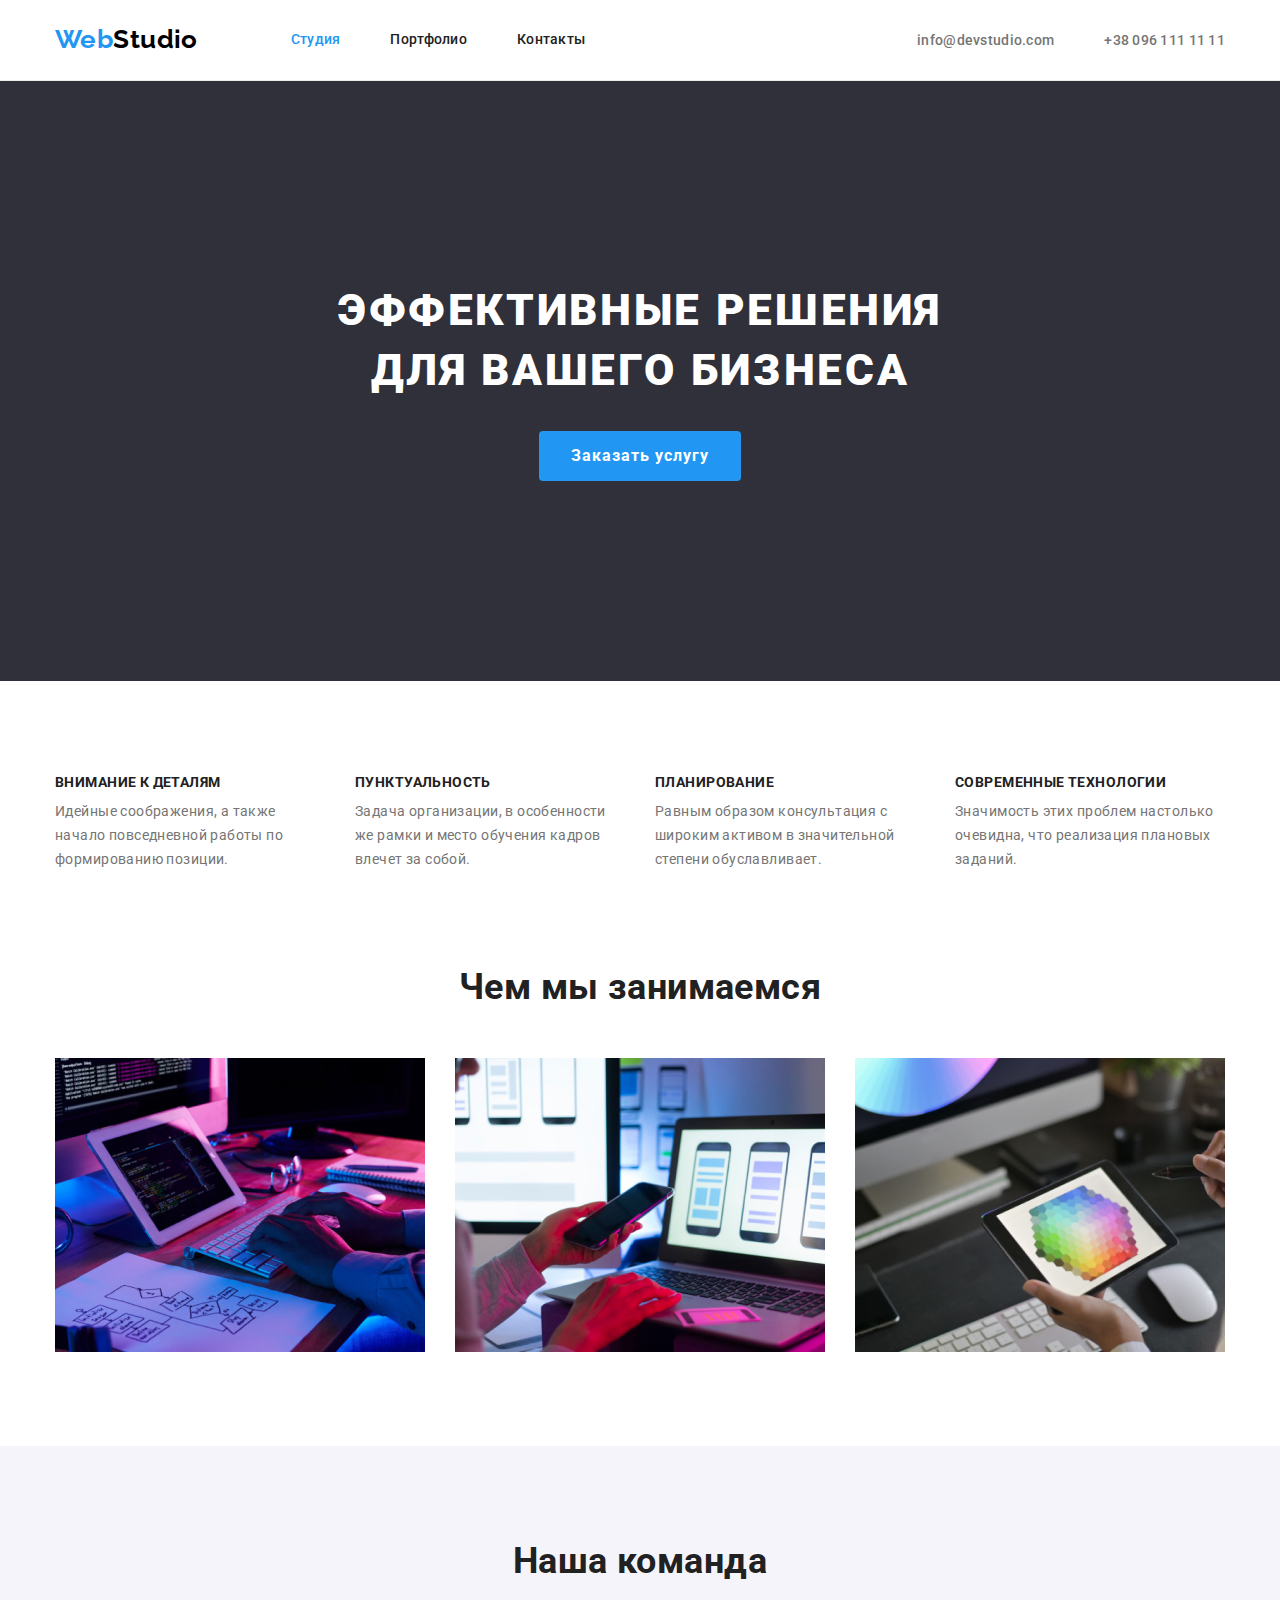
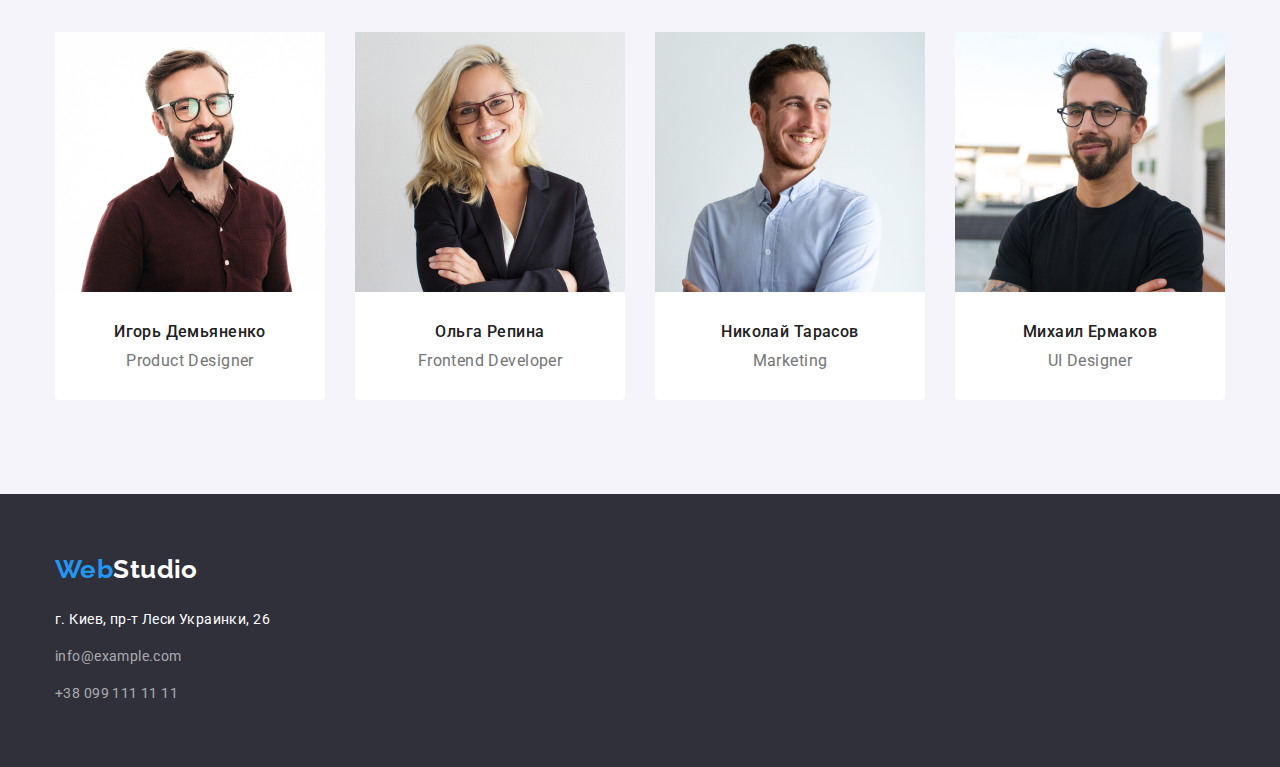
<file: index.html>
<!DOCTYPE html>
<html lang="en">
  <head>
    <meta charset="UTF-8" />
    <meta http-equiv="X-UA-Compatible" content="IE=edge" />
    <meta name="viewport" content="width=device-width, initial-scale=1.0" />
    <title>Web Studio</title>
    <link
      href="https://fonts.googleapis.com/css2?family=Raleway:wght@700&family=Roboto:wght@400;500;700;900&display=swap"
      rel="stylesheet"
    />
    <link
      rel="stylesheet"
      href="https://cdnjs.cloudflare.com/ajax/libs/modern-normalize/1.1.0/modern-normalize.min.css"
    />
    <link rel="stylesheet" href="./css/styles.css" />
  </head>
  <body>
    <header class="header-frame">
      <div class="container display-head">
        <nav class="navigation">
          <a class="logo logo-margin" href="./"
            ><span class="logo-blue">Web</span>Studio</a
          >
          <ul class="list header-list">
            <li class="marg-li-header">
              <a class="link-header current" href="./index.html">Студия</a>
            </li>
            <li class="marg-li-header">
              <a class="link-header" href="./portfolio.html">Портфолио</a>
            </li>
            <li>
              <a class="link-header" href="">Контакты</a>
            </li>
          </ul>
        </nav>
        <ul class="list header-list">
          <li class="head-li-addr">
            <a class="link-addr-head" href="mailto:info@devstudio.com"
              >info@devstudio.com</a
            >
          </li>
          <li class="head-li-addr">
            <a class="link-addr-head" href="tel:+380961111111"
              >+38 096 111 11 11</a
            >
          </li>
        </ul>
      </div>
    </header>
    <main>
      <section class="hiro-bgr padding-hiro">
        <div class="container">
          <h1 class="hiro-text">
            Эффективные решения <br />
            для вашего бизнеса
          </h1>
          <button class="hiro-btn" type="button">Заказать услугу</button>
        </div>
      </section>
      <section class="fiatures section">
        <div class="container">
          <h2 class="visualy-hidden">особенности</h2>
          <ul class="list display-ul">
            <li class="item-fiatures">
              <h3 class="third-headline">Внимание к деталям</h3>
              <p class="features-text">
                Идейные соображения, а также начало повседневной работы по
                формированию позиции.
              </p>
            </li>
            <li class="item-fiatures">
              <h3 class="third-headline">Пунктуальность</h3>
              <p class="features-text">
                Задача организации, в особенности же рамки и место обучения
                кадров влечет за собой.
              </p>
            </li>
            <li class="item-fiatures">
              <h3 class="third-headline">Планирование</h3>
              <p class="features-text">
                Равным образом консультация с широким активом в значительной
                степени обуславливает.
              </p>
            </li>
            <li class="item-fiatures">
              <h3 class="third-headline">Современные технологии</h3>
              <p class="features-text">
                Значимость этих проблем настолько очевидна, что реализация
                плановых заданий.
              </p>
            </li>
          </ul>
        </div>
      </section>
      <section class="section">
        <div class="container">
          <h2 class="second-headline">Чем мы занимаемся</h2>
          <ul class="list display-ul">
            <li class="item-what-do">
              <img src="./images/img1.jpg" alt="backend" width="370" />
            </li>
            <li class="item-what-do">
              <img src="./images/img2.jpg" alt="frontend" width="370" />
            </li>
            <li class="item-what-do">
              <img src="./images/img3.jpg" alt="desine" width="370" />
            </li>
          </ul>
        </div>
      </section>
      <section class="team-bgr section">
        <div class="container">
          <h2 class="second-headline mrg-for-h-two">Наша команда</h2>
          <ul class="list display-ul">
            <li class="item-team">
              <img src="./images/photo1.jpg" alt="photo1" width="270" />
              <div class="team-padding">
                <h3 class="names">Игорь Демьяненко</h3>
                <p class="profession">Product Designer</p>
              </div>
            </li>
            <li class="item-team">
              <img src="./images/photo2.jpg" alt="photo2" width="270" />
              <div class="team-padding">
                <h3 class="names">Ольга Репина</h3>
                <p class="profession">Frontend Developer</p>
              </div>
            </li>
            <li class="item-team">
              <img src="./images/photo3.jpg" alt="photo3" width="270" />
              <div class="team-padding">
                <h3 class="names">Николай Тарасов</h3>
                <p class="profession">Marketing</p>
              </div>
            </li>
            <li class="item-team">
              <img src="./images/photo4.jpg" alt="photo4" width="270" />
              <div class="team-padding">
                <h3 class="names">Михаил Ермаков</h3>
                <p class="profession">UI Designer</p>
              </div>
            </li>
          </ul>
        </div>
      </section>
    </main>
    <footer class="hiro-bgr padding-footer">
      <div class="container">
        <a class="logo-footer margin-logo-foot" href="./index.html"
          ><span class="logo-blue">Web</span>Studio</a
        >
        <address class="address">
          <ul class="list collomn">
            <li class="item-footer">
              <a
                class="link-footer"
                href="https://goo.gl/maps/Hpi7qBNF4pR7eWcx5"
                target="_blank"
                rel="noopener noffolow"
                >г. Киев, пр-т Леси Украинки, 26</a
              >
            </li>
            <li class="item-footer">
              <a class="addr-footer" href="mailto:info@example.com"
                >info@example.com</a
              >
            </li>
            <li class="item-footer">
              <a class="addr-footer" href="tel:+380991111111"
                >+38 099 111 11 11</a
              >
            </li>
          </ul>
        </address>
      </div>
    </footer>
  </body>
</html>
</file>
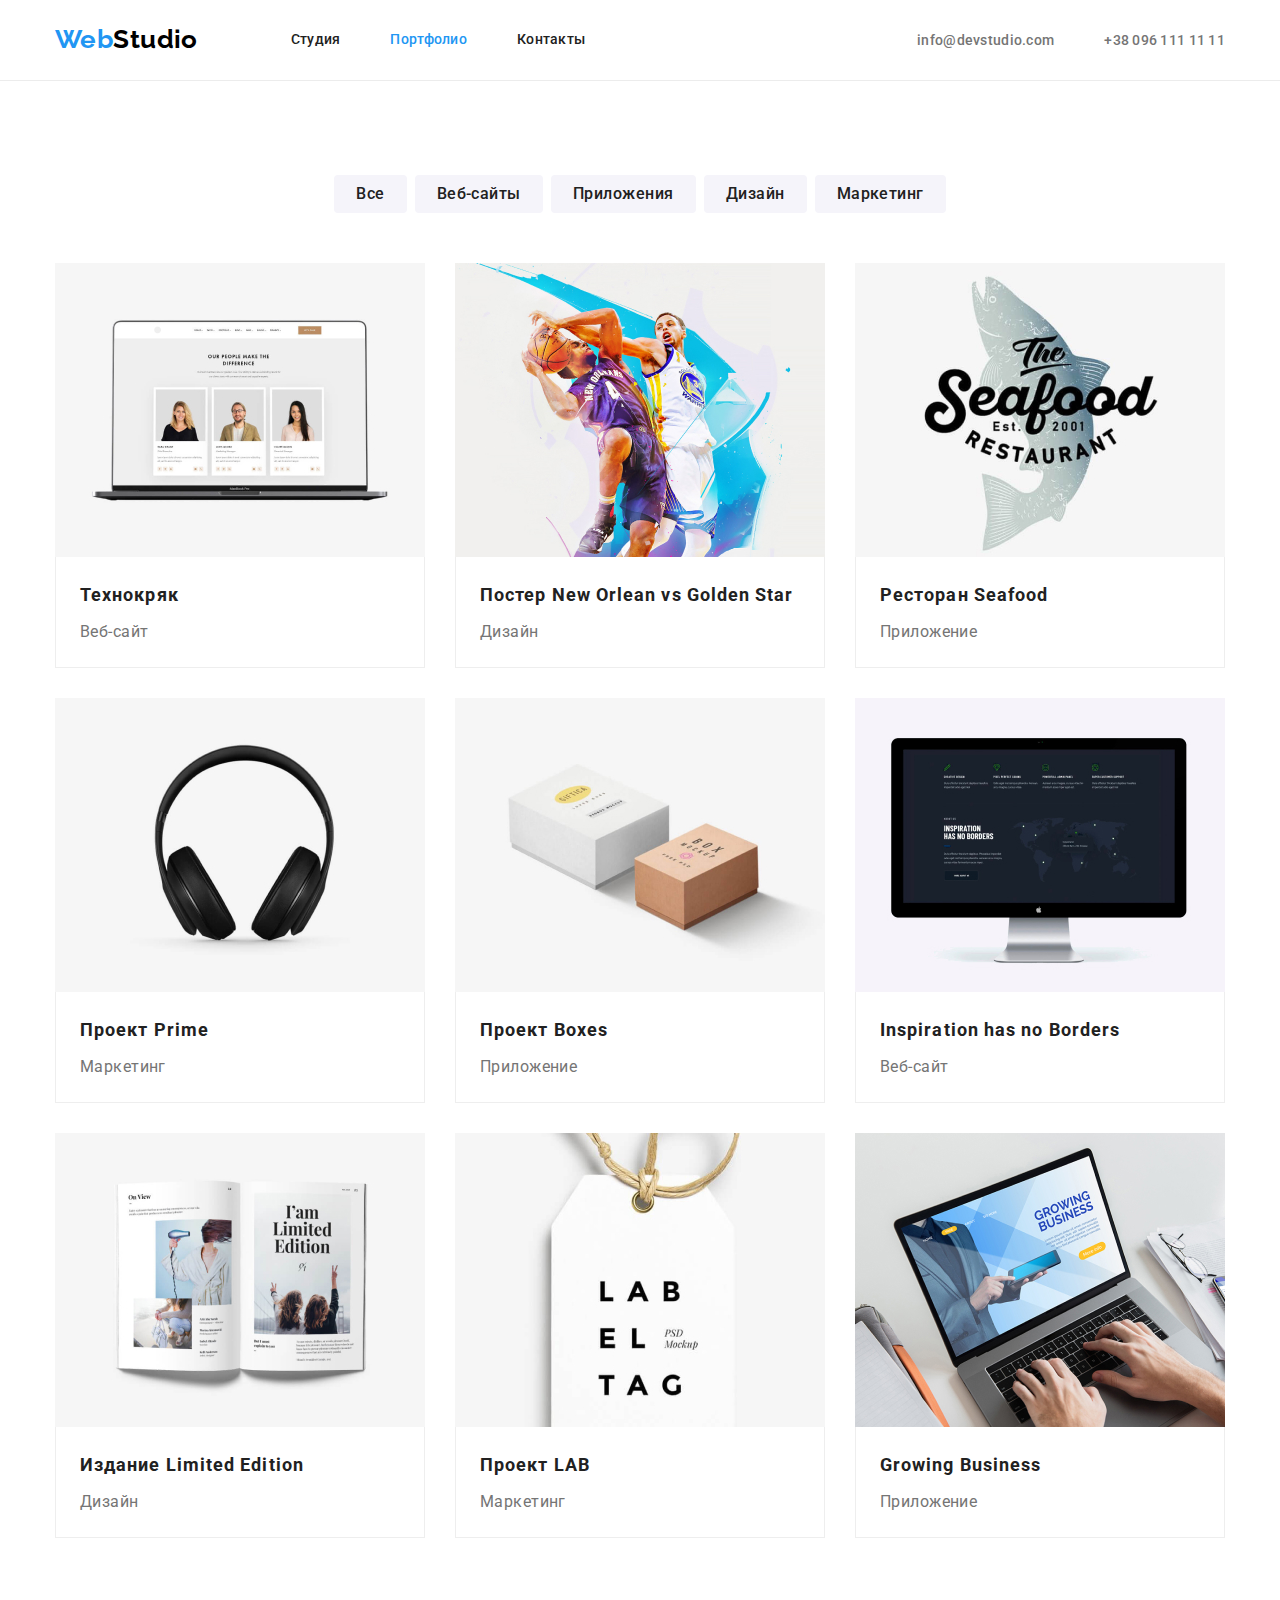
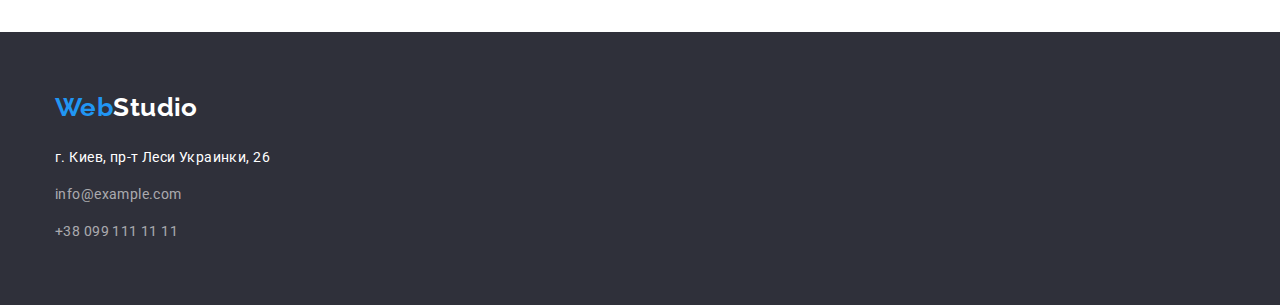
<file: portfolio.html>
<!DOCTYPE html>
<html lang="en">
  <head>
    <meta charset="UTF-8" />
    <meta http-equiv="X-UA-Compatible" content="IE=edge" />
    <meta name="viewport" content="width=device-width, initial-scale=1.0" />
    <title>Web Studio Portfolio</title>
    <link
      href="https://fonts.googleapis.com/css2?family=Raleway:wght@700&family=Roboto:wght@400;500;700;900&display=swap"
      rel="stylesheet"
    />
    <link
      rel="stylesheet"
      href="https://cdnjs.cloudflare.com/ajax/libs/modern-normalize/1.1.0/modern-normalize.min.css"
    />
    <link rel="stylesheet" href="./css/styles.css" />
  </head>
  <body class="main-font body">
    <header class="header-frame">
      <div class="container display-head">
        <nav class="navigation">
          <a class="logo logo-margin" href="./"
            ><span class="logo-blue">Web</span>Studio</a
          >
          <ul class="list header-list">
            <li class="marg-li-header">
              <a class="link-header" href="./index.html">Студия</a>
            </li>
            <li class="marg-li-header">
              <a class="link-header current" href="./portfolio.html"
                >Портфолио</a
              >
            </li>
            <li>
              <a class="link-header" href="">Контакты</a>
            </li>
          </ul>
        </nav>
        <ul class="list header-list">
          <li class="head-li-addr">
            <a class="link-addr-head" href="mailto:info@devstudio.com"
              >info@devstudio.com</a
            >
          </li>
          <li class="head-li-addr">
            <a class="link-addr-head" href="tel:+380961111111"
              >+38 096 111 11 11</a
            >
          </li>
        </ul>
      </div>
    </header>
    <main>
      <section class="section section-top">
        <div class="container">
          <h1 class="visualy-hidden">filters</h1>
          <ul class="list btn-portfolio">
            <li class="item-filters">
              <button class="btn-font" type="button">Все</button>
            </li>
            <li class="item-filters">
              <button class="btn-font" type="button">Веб-сайты</button>
            </li>
            <li class="item-filters">
              <button class="btn-font" type="button">Приложения</button>
            </li>
            <li class="item-filters">
              <button class="btn-font" type="button">Дизайн</button>
            </li>
            <li class="item-filters">
              <button class="btn-font" type="button">Маркетинг</button>
            </li>
          </ul>
          <ul class="list card-net">
            <li class="work-exemples">
              <a class="link-non-stiles" href="#">
                <img
                  src="./images/img21.jpg"
                  alt="photo of acounts"
                  width="370"
                  height="294"
                />
                <div class="frame">
                  <h2 class="title-font">Технокряк</h2>
                  <p class="desc-font">Веб-сайт</p>
                </div>
              </a>
            </li>
            <li class="work-exemples">
              <a class="link-non-stiles" href="#">
                <img
                  src="./images/img22.jpg"
                  alt="photo of acounts"
                  width="370"
                  height="294"
                />
                <div class="frame">
                  <h2 class="title-font">Постер New Orlean vs Golden Star</h2>
                  <p class="desc-font">Дизайн</p>
                </div>
              </a>
            </li>
            <li class="work-exemples">
              <a class="link-non-stiles" href="#">
                <img
                  src="./images/img23.jpg"
                  alt="photo of acounts"
                  width="370"
                  height="294"
                />
                <div class="frame">
                  <h2 class="title-font">Ресторан Seafood</h2>
                  <p class="desc-font">Приложение</p>
                </div>
              </a>
            </li>
            <li class="work-exemples">
              <a class="link-non-stiles" href="#">
                <img
                  src="./images/img24.jpg"
                  alt="headphones"
                  width="370"
                  height="294"
                />
                <div class="frame">
                  <h2 class="title-font">Проект Prime</h2>
                  <p class="desc-font">Маркетинг</p>
                </div>
              </a>
            </li>
            <li class="work-exemples">
              <a class="link-non-stiles" href="#">
                <img
                  src="./images/img25.jpg"
                  alt="boxes"
                  width="370"
                  height="294"
                />
                <div class="frame">
                  <h2 class="title-font">Проект Boxes</h2>
                  <p class="desc-font">Приложение</p>
                </div>
              </a>
            </li>
            <li class="work-exemples">
              <a class="link-non-stiles" href="#">
                <img
                  src="./images/img26.jpg"
                  alt="screen"
                  width="370"
                  height="294"
                />
                <div class="frame">
                  <h2 class="title-font">Inspiration has no Borders</h2>
                  <p class="desc-font">Веб-сайт</p>
                </div>
              </a>
            </li>
            <li class="work-exemples">
              <a class="link-non-stiles" href="#">
                <img
                  src="./images/img27.jpg"
                  alt="gurnal"
                  width="370"
                  height="294"
                />
                <div class="frame">
                  <h2 class="title-font">Издание Limited Edition</h2>
                  <p class="desc-font">Дизайн</p>
                </div>
              </a>
            </li>
            <li class="work-exemples">
              <a class="link-non-stiles" href="#">
                <img
                  src="./images/img28.jpg"
                  alt="lsble"
                  width="370"
                  height="294"
                />
                <div class="frame">
                  <h2 class="title-font">Проект LAB</h2>
                  <p class="desc-font">Маркетинг</p>
                </div>
              </a>
            </li>
            <li class="work-exemples">
              <a class="link-non-stiles" href="#">
                <img
                  src="./images/img29.jpg"
                  alt="work in leptop"
                  width="370"
                  height="294"
                />
                <div class="frame">
                  <h2 class="title-font">Growing Business</h2>
                  <p class="desc-font">Приложение</p>
                </div>
              </a>
            </li>
          </ul>
        </div>
      </section>
    </main>
    <footer class="hiro-bgr padding-footer">
      <div class="container">
        <a class="logo-footer margin-logo-foot" href="./index.html"
          ><span class="logo-blue">Web</span>Studio</a
        >
        <address class="address">
          <ul class="list collomn">
            <li class="item-footer">
              <a
                class="link-footer"
                href="https://goo.gl/maps/Hpi7qBNF4pR7eWcx5"
                target="_blank"
                rel="noopener noffolow"
                >г. Киев, пр-т Леси Украинки, 26</a
              >
            </li>
            <li class="item-footer">
              <a class="addr-footer" href="mailto:info@example.com"
                >info@example.com</a
              >
            </li>
            <li class="item-footer">
              <a class="addr-footer" href="tel:+380991111111"
                >+38 099 111 11 11</a
              >
            </li>
          </ul>
        </address>
      </div>
    </footer>
  </body>
</html>
</file>
<file: css/styles.css>
:root {
  --main-text-color: #212121;
  --content-text-color: #757575;
  --logo-bgr-blue: #2196f3;
  --bgr-hero-color: #2f303a;
  --logo-black: #000000;
  --text-hover-wight: #ffffff;
  --btn-hiro-hover: #188ce8;
  --addr-footer-white: rgba(255, 255, 255, 0.6);
  --bgr-team: #f5f4fa;
}

body {
  font-family: "Roboto", "Raleway", sens-serif;
  color: var(--main-text-color);
  letter-spacing: 0.03em;
  background-color: var(--text-hover-wight);
  font-size: 14px;
}

p,
h1,
h2,
h3,
h4,
h5,
h6 {
  margin: 0;
}

address {
  font-style: normal;
}

img {
  display: block;
  max-width: 100%;
  height: auto;
}

ul,
ol {
  margin: 0;
  padding-left: 0;
}

/*~~~~~~~~~~~~~~~~~~~FIRST PAGE~~~~~~~~~~~~~~~~~~~~*/

/* -------------for ul without points------------ */

.list {
  list-style: none;
}

.container {
  width: 1200px;
  padding-left: 15px;
  padding-right: 15px;
  margin: 0 auto;
}

/*____________________HEADER_________________________*/

.header-frame {
  border-bottom: 1px solid #ececec;
}

.display-head {
  display: flex;
  align-items: center;
}

.logo {
  font-family: Raleway;
  font-weight: 700;
  font-size: 26px;
  color: var(--logo-black);
  text-decoration: none;
  line-height: 1.19;
}

.logo-margin {
  margin-right: 93px;
  padding-top: 24px;
  padding-bottom: 25px;
}

.logo-blue {
  color: var(--logo-bgr-blue);
}

.navigation {
  display: flex;
  align-items: center;
}

/*--------------for <li> in HEADER------------*/

.header-list {
  display: flex;
  margin-left: auto;
}

.marg-li-header {
  margin-right: 50px;
}

.head-li-addr:not(:last-child) {
  margin-right: 50px;
}

/* -------------for <a> in HEADER-------------*/

.link-header {
  color: var(--main-text-color);
  text-decoration: none;
  font-weight: 500;
  line-height: 1.14;
  letter-spacing: 0.02em;
  background-color: var(--text-hover-wight);
  display: block;
  padding-top: 32px;
  padding-bottom: 32px;
}

.link-header:hover,
.link-header:focus {
  color: var(--logo-bgr-blue);
}

.current {
  color: var(--logo-bgr-blue);
}

/*-------------for address <a> in HEADER----------------*/

.link-addr-head {
  color: var(--content-text-color);
  font-weight: 500;
  line-height: 1.14;
  letter-spacing: 0.02em;
  text-decoration: none;
  padding-top: 32px;
  padding-bottom: 32px;
}
.link-addr-head:hover,
.link-addr-head:focus {
  color: var(--logo-bgr-blue);
}

/* ____________________HIRO________________________*/

.hiro-bgr {
  background-color: var(--bgr-hero-color);
}

.padding-hiro {
  padding-top: 200px;
  padding-bottom: 200px;
}

.hiro-text {
  color: var(--text-hover-wight);
  font-weight: 900;
  font-size: 44px;
  line-height: 1.36;
  letter-spacing: 0.06em;
  text-transform: uppercase;
  text-align: center;
  margin-bottom: 30px;
}

.hiro-btn {
  font-family: "Roboto", sens-serif;
  color: var(--text-hover-wight);
  background-color: var(--logo-bgr-blue);
  font-weight: 700;
  font-size: 16px;
  line-height: 1.87;
  letter-spacing: 0.06em;
  display: flex;
  align-items: center;
  text-align: center;
  cursor: pointer;
  margin-left: auto;
  margin-right: auto;
  padding: 10px 32px;
  border-radius: 4px;
  border: 0;
}

.hiro-btn:hover,
.hiro-btn:focus {
  background-color: var(--btn-hiro-hover);
}

/*___________________Sectio Features___________________*/

.fiatures {
  /*width: 1200px;
  margin-left: auto;
  margin-right: auto;*/
  padding-top: 94px;
}

.section {
  padding-bottom: 94px;
}
.visualy-hidden {
  position: absolute;
  white-space: nowrap;
  width: 1px;
  height: 1px;
  overflow: hidden;
  border: 0;
  padding: 0;
  clip: rect(0 0 0 0);
  clip-path: inset(50%);
  margin: -1px;
}

.display-ul {
  display: flex;
}

.item-fiatures {
  width: 270px;
}

.item-fiatures:not(:last-child) {
  margin-right: 30px;
}

.third-headline {
  font-size: 14px;
  line-height: 1.14;
  text-transform: uppercase;
  margin-bottom: 10px;
}

.features-text {
  color: var(--content-text-color);
  line-height: 1.7;
}

/*_________________Section What To Do__________________*/

.second-headline {
  font-size: 36px;
  line-height: 1.17;
  text-align: center;
  margin-bottom: 50px;
}

.item-what-do:not(:last-child) {
  margin-right: 30px;
}

/*_________________Section Team________________________*/

.item-team:not(:last-child) {
  margin-right: 30px;
}

.item-team {
  border-radius: 0 0 4px 4px;
  background-color: var(--text-hover-wight);
}

.team-bgr {
  background-color: var(--bgr-team);
  padding-top: 94px;
}

.names {
  font-weight: 500;
  font-size: 16px;
  line-height: 1.19;
  text-align: center;
  margin-bottom: 10px;
}

.profession {
  color: var(--content-text-color);
  font-size: 16px;
  line-height: 1.19;
  text-align: center;
}

.team-padding {
  padding-top: 30px;
  padding-bottom: 30px;
}

.mrg-for-h-two {
  margin-bottom: 50px;
}

/*_________________FOOTER_________________________________*/

.padding-footer {
  padding-top: 60px;
  padding-bottom: 60px;
}

.address {
  font-style: normal;
}

.collomn {
  flex-direction: column;
}

.item-footer:not(:last-child) {
  margin-bottom: 9px;
}

.logo-footer {
  font-family: Raleway;
  font-weight: 700;
  font-size: 26px;
  color: var(--text-hover-wight);
  text-decoration: none;
  line-height: 1.19;
}

.margin-logo-foot {
  display: block;
  margin-bottom: 20px;
}

.link-footer {
  text-decoration: none;
  color: var(--text-hover-wight);
  line-height: 2;
}
.addr-footer {
  text-decoration: none;
  color: var(--addr-footer-white);
  line-height: 2;
}

.addr-footer:hover,
.addr-footer:focus {
  color: var(--logo-bgr-blue);
}

.link-footer:hover {
  color: var(--logo-bgr-blue);
}

.link-footer:focus {
  color: var(--logo-bgr-blue);
}

/*~~~~~~~~~~~~~~~~~~~PORTFOLIO~~~~~~~~~~~~~~~~~~~*/

/*_________________section filters______________*/

.section-top {
  padding-top: 94px;
}

.item-filters:not(:last-child) {
  margin-right: 8px;
}

.btn-portfolio {
  display: flex;
  margin-bottom: 50px;
  justify-content: center;
}

.btn-font {
  font-family: inherit;
  font-weight: 500;
  color: var(--main-text-color);
  background-color: var(--bgr-team);
  font-size: 16px;
  line-height: 1.625;
  letter-spacing: 0.03em;
  cursor: pointer;
  border: none;
  padding: 6px 22px;
  border-radius: 4px;
}

.btn-font:hover,
.btn-font:focus {
  color: var(--text-hover-wight);
  background-color: var(--logo-bgr-blue);
}

.card-net {
  display: flex;
  flex-wrap: wrap;
  margin-top: -30px;
  margin-left: -30px;
}

.title-font {
  font-size: 18px;
  line-height: 2;
  letter-spacing: 0.06em;
  margin-bottom: 4px;
}

.desc-font {
  color: var(--content-text-color);
  font-size: 16px;
  line-height: 1.875;
}

.link-non-stiles {
  text-decoration: none;
  font-style: inherit;
  color: inherit;
}

.work-exemples {
  margin-top: 30px;
  margin-left: 30px;
}

.frame {
  border-bottom: 1px solid #eeeeee;
  border-left: 1px solid #eeeeee;
  border-right: 1px solid #eeeeee;
  padding: 20px 24px;
}
</file>
